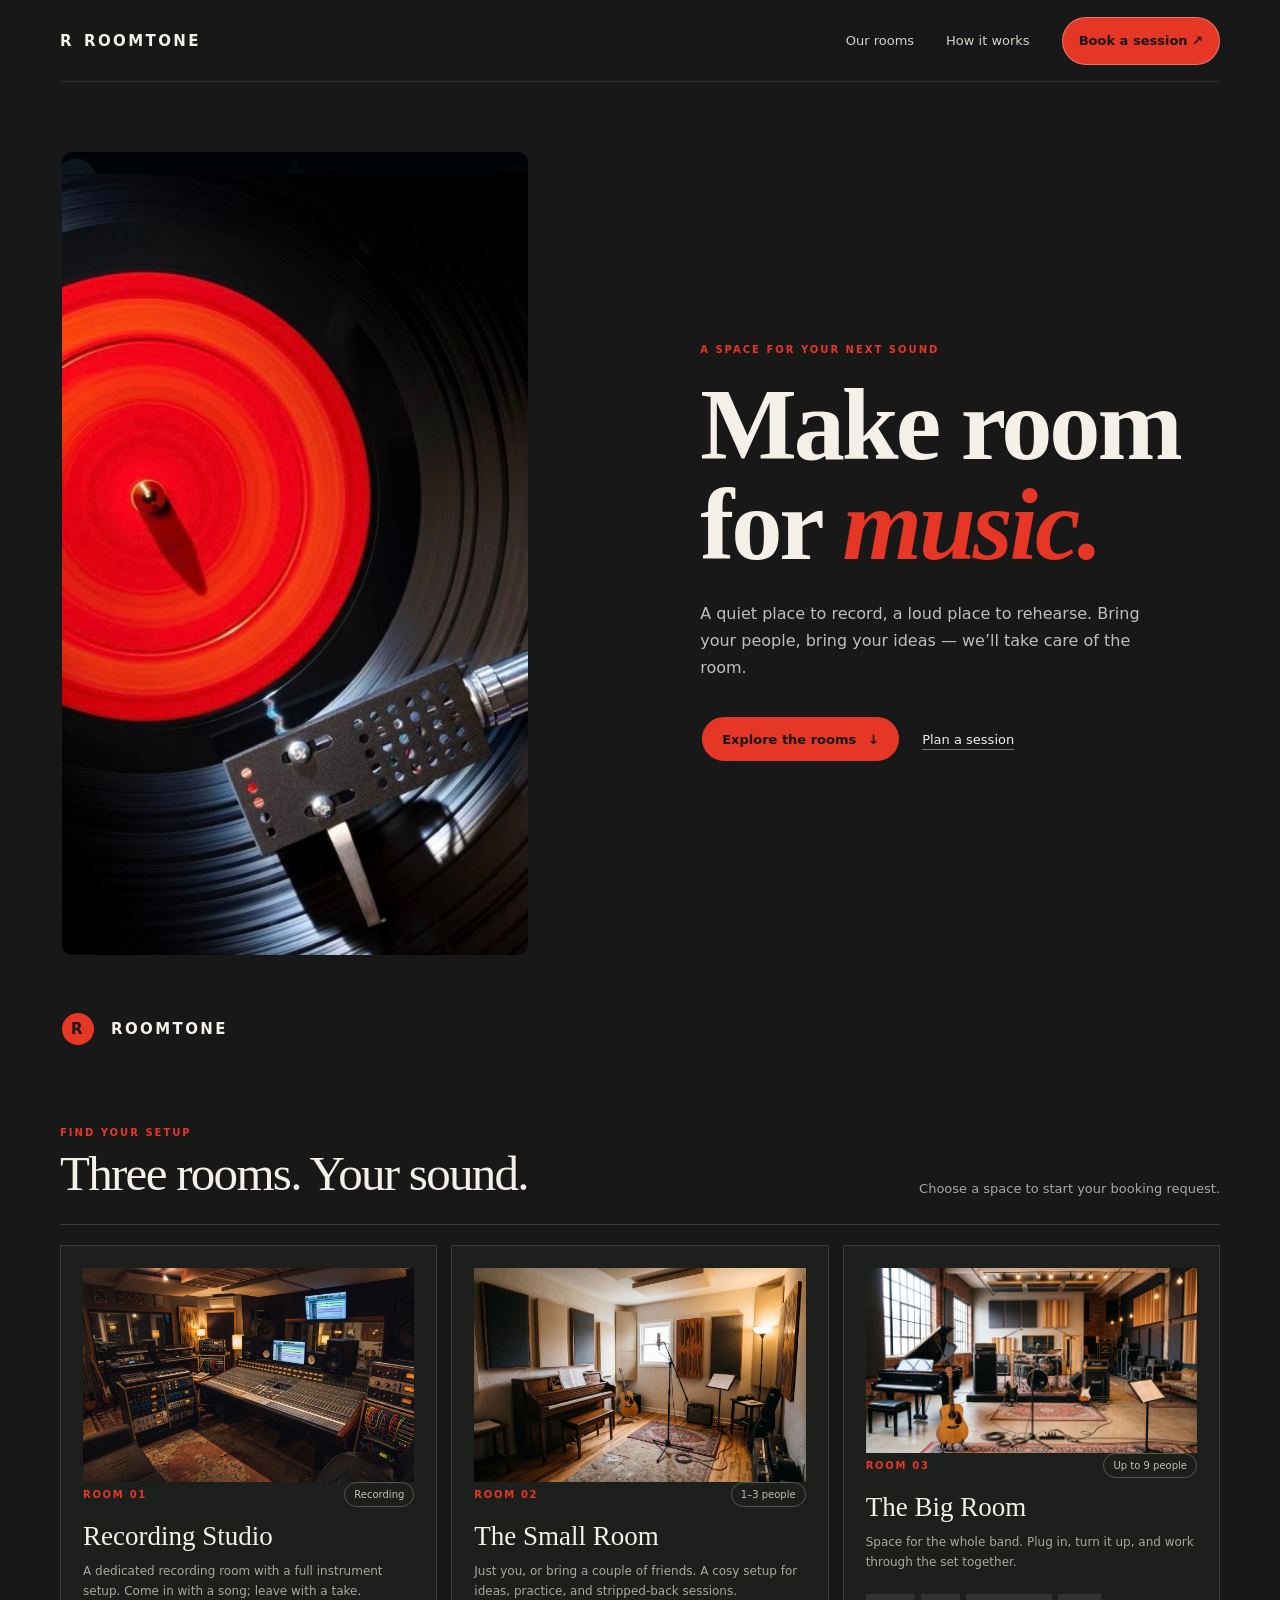
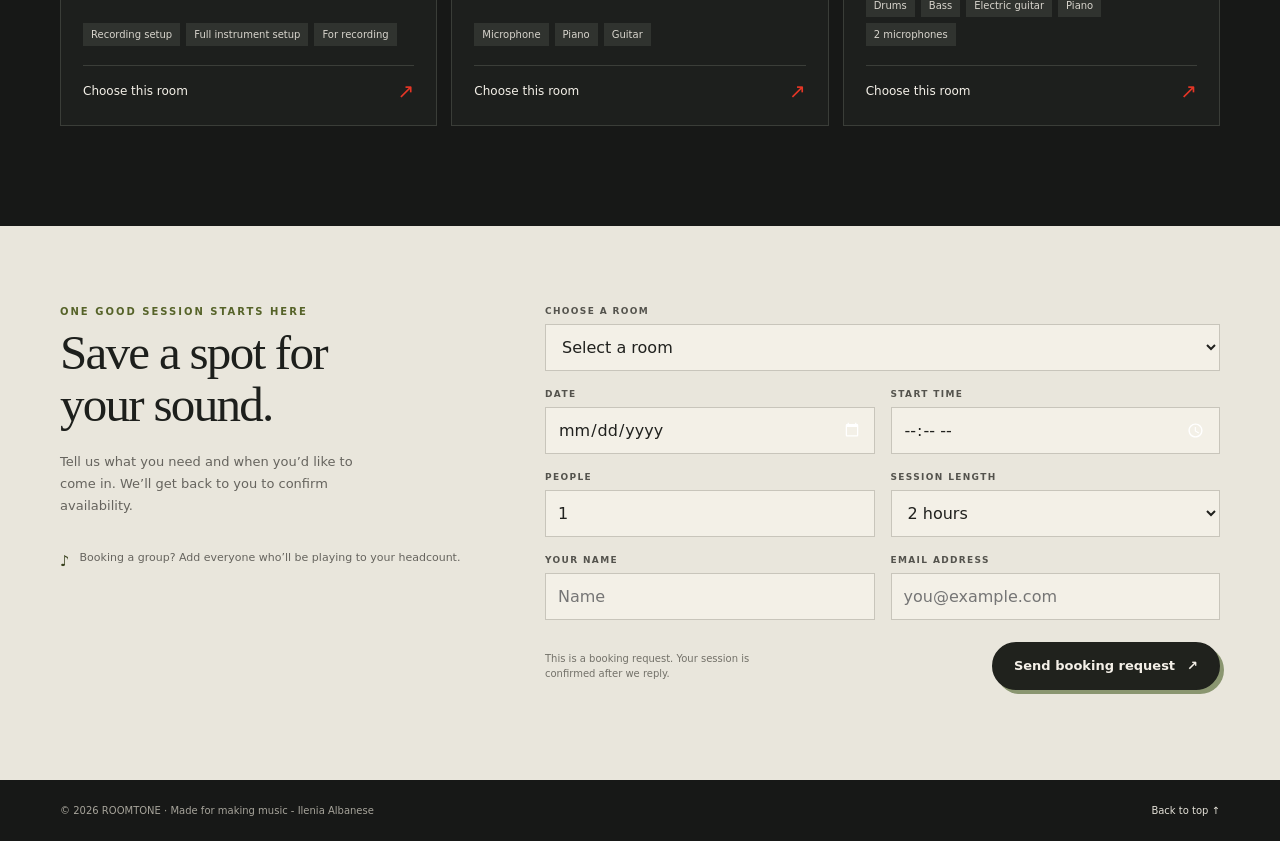
<file: index.html>
<!DOCTYPE html>
<html lang="en">
<head>
  <meta charset="utf-8">
  <meta name="viewport" content="width=device-width, initial-scale=1">
  <meta name="theme-color" content="#171817">
  <meta name="description" content="Find your sound. Book a recording or rehearsal room at Roomtone.">
  <title>Roomtone — Find your sound</title>
  <link rel="stylesheet" href="style.css">
</head>
<body>
  <header class="shell topbar">
    <a class="brand" href="#top" aria-label="Roomtone home"><span class="brand-mark">R</span> ROOMTONE</a>
    <nav class="nav" aria-label="Main navigation">
      <nav class="nav">
  <a href="#rooms">Our rooms</a>
  <a href="how-it-works.html">How it works</a>
  <a href="#booking" class="nav-cta button">Book a session ↗</a>
    </nav>
  </header>

  <main id="top">
    <section class="shell hero" aria-labelledby="hero-title">
        <img src="src/vinyl.jpg" alt="Music frequencies" class="hero-main-img">
      <div>
        <div class="eyebrow">A space for your next sound</div>
        <h1 id="hero-title">Make room<br>for <em>music.</em></h1>
        <p class="hero-copy">A quiet place to record, a loud place to rehearse. Bring your people, bring your ideas — we’ll take care of the room.</p>
        <div class="hero-actions">
          <a class="button" href="#rooms">Explore the rooms <span aria-hidden="true">↓</span></a>
          <a class="text-link" href="#booking">Plan a session</a>
        </div>
      </div>
     <a href="/" class="brand"> <span class="logo-icon">R</span> ROOMTONE </a>
      </div>
    </section>

    <section id="rooms" class="shell" aria-labelledby="rooms-heading">
      <div class="intro-line">
        <div><div class="eyebrow">Find your setup</div><h2 id="rooms-heading">Three rooms. Your sound.</h2></div>
        <p>Choose a space to start your booking request.</p>
      </div>
      <div class="rooms">
        <article class="room-card" data-room-card="studio">
            <img src="src/recording_studioo.jpg" alt="The Recording Room" class="room-photo">
          <div class="room-topline"><span class="room-index">ROOM 01</span><span class="capacity">Recording</span></div>
          <h3>Recording Studio</h3>
          <p>A dedicated recording room with a full instrument setup. Come in with a song; leave with a take.</p>
          <ul class="gear-list"><li>Recording setup</li><li>Full instrument setup</li><li>For recording</li></ul>
          <button class="choose-room" type="button" data-select-room="studio"><span>Choose this room</span><span aria-hidden="true">↗</span></button>
        </article>
        <article class="room-card" data-room-card="small">
          <img src="src/small_room.jpg" alt="The Small Room" class="room-photo">
          <div class="room-topline"><span class="room-index">ROOM 02</span><span class="capacity">1–3 people</span></div>
          <h3>The Small Room</h3>
          <p>Just you, or bring a couple of friends. A cosy setup for ideas, practice, and stripped-back sessions.</p>
          <ul class="gear-list"><li>Microphone</li><li>Piano</li><li>Guitar</li></ul>
          <button class="choose-room" type="button" data-select-room="small"><span>Choose this room</span><span aria-hidden="true">↗</span></button>
        </article>
        <article class="room-card" data-room-card="large">
          <img src="src/big_room.jpg" alt="The Big Room" class="room-photo">
          <div class="room-topline"><span class="room-index">ROOM 03</span><span class="capacity">Up to 9 people</span></div>
          <h3>The Big Room</h3>
          <p>Space for the whole band. Plug in, turn it up, and work through the set together.</p>
          <ul class="gear-list"><li>Drums</li><li>Bass</li><li>Electric guitar</li><li>Piano</li><li>2 microphones</li></ul>
          <button class="choose-room" type="button" data-select-room="large"><span>Choose this room</span><span aria-hidden="true">↗</span></button>
        </article>
      </div>
    </section>

    <section id="booking" class="booking-section" aria-labelledby="booking-heading">
      <div class="shell booking-wrap">
        <div class="booking-intro">
          <div class="eyebrow">One good session starts here</div>
          <h2 id="booking-heading">Save a spot for your sound.</h2>
          <p>Tell us what you need and when you’d like to come in. We’ll get back to you to confirm availability.</p>
          <div class="booking-note"><b aria-hidden="true">♪</b><span>Booking a group? Add everyone who’ll be playing to your headcount.</span></div>
        </div>
        <form class="booking-form" id="booking-form">
          <div class="field full">
            <label for="room">Choose a room</label>
            <select id="room" name="room" required>
              <option value="" disabled selected>Select a room</option>
              <option value="studio">Recording Studio</option>
              <option value="small">The Small Room</option>
              <option value="large">The Big Room</option>
            </select>
          </div>
          <div class="field">
            <label for="date">Date</label>
            <input id="date" name="date" type="date" required>
          </div>
          <div class="field">
            <label for="time">Start time</label>
            <input id="time" name="time" type="time" required>
          </div>
          <div class="field">
            <label for="people">People</label>
            <input id="people" name="people" type="number" min="1" value="1" required>
          </div>
          <div class="field">
            <label for="duration">Session length</label>
            <select id="duration" name="duration" required>
              <option value="1">1 hour</option><option value="2" selected>2 hours</option><option value="3">3 hours</option><option value="4">4 hours</option>
            </select>
          </div>
          <div class="field">
            <label for="name">Your name</label>
            <input id="name" name="name" type="text" placeholder="Name" autocomplete="name" required>
          </div>
          <div class="field">
            <label for="email">Email address</label>
            <input id="email" name="email" type="email" placeholder="you@example.com" autocomplete="email" required>
          </div>
          <div class="form-foot">
            <small>This is a booking request. Your session is confirmed after we reply.</small>
            <button class="button" type="submit">Send booking request <span aria-hidden="true">↗</span></button>
          </div>
          <div class="confirmation" id="confirmation" role="status" aria-live="polite"></div>
        </form>
      </div>
    </section>
  </main>
  <footer>
    <div class="shell footer-inner"><span>© 2026 ROOMTONE · Made for making music - Ilenia Albanese </span><a href="#top">Back to top ↑</a></div>
  </footer>
  <script>
    const roomSelect = document.querySelector('#room');
    const peopleInput = document.querySelector('#people');
    const dateInput = document.querySelector('#date');
    const confirmation = document.querySelector('#confirmation');
    const roomNames = { studio: 'Recording Studio', small: 'The Small Room', large: 'The Big Room' };

    dateInput.min = new Date(Date.now() - new Date().getTimezoneOffset() * 60000).toISOString().slice(0, 10);

    function updateRoom(room) {
      roomSelect.value = room;
      document.querySelectorAll('[data-room-card]').forEach(card => {
        const selected = card.dataset.roomCard === room;
        card.classList.toggle('is-selected', selected);
        if (selected) card.setAttribute('aria-current', 'true');
        else card.removeAttribute('aria-current');
      });
      if (room === 'small') {
        peopleInput.max = '3';
        if (+peopleInput.value > 3) peopleInput.value = '3';
      } else if (room === 'large') {
        peopleInput.max = '9';
        if (+peopleInput.value > 9) peopleInput.value = '9';
      } else {
        peopleInput.removeAttribute('max');
        peopleInput.setCustomValidity('');
      }
      confirmation.classList.remove('show');
    }

    document.querySelectorAll('[data-select-room]').forEach(button => {
      button.addEventListener('click', () => {
        updateRoom(button.dataset.selectRoom);
        document.querySelector('#booking').scrollIntoView({ behavior: 'smooth' });
      });
    });
    roomSelect.addEventListener('change', () => updateRoom(roomSelect.value));

    document.querySelector('#booking-form').addEventListener('submit', event => {
      event.preventDefault();
      if (!roomSelect.value) {
        roomSelect.focus();
        return;
      }
      if (!event.currentTarget.reportValidity()) return;
      const data = new FormData(event.currentTarget);
      const date = new Date(`${data.get('date')}T00:00:00`).toLocaleDateString(undefined, { weekday: 'long', month: 'long', day: 'numeric' });
      confirmation.textContent = `Thanks, ${data.get('name')}! Your request for ${roomNames[data.get('room')]} on ${date} at ${data.get('time')} for ${data.get('people')} ${data.get('people') === '1' ? 'person' : 'people'} (${data.get('duration')} ${data.get('duration') === '1' ? 'hour' : 'hours'}) is ready. This demo doesn’t send it yet — connect a booking service to receive and confirm requests.`;
      confirmation.classList.add('show');
      confirmation.scrollIntoView({ behavior: 'smooth', block: 'nearest' });
    });
  </script>
</body>
</html>
</file>
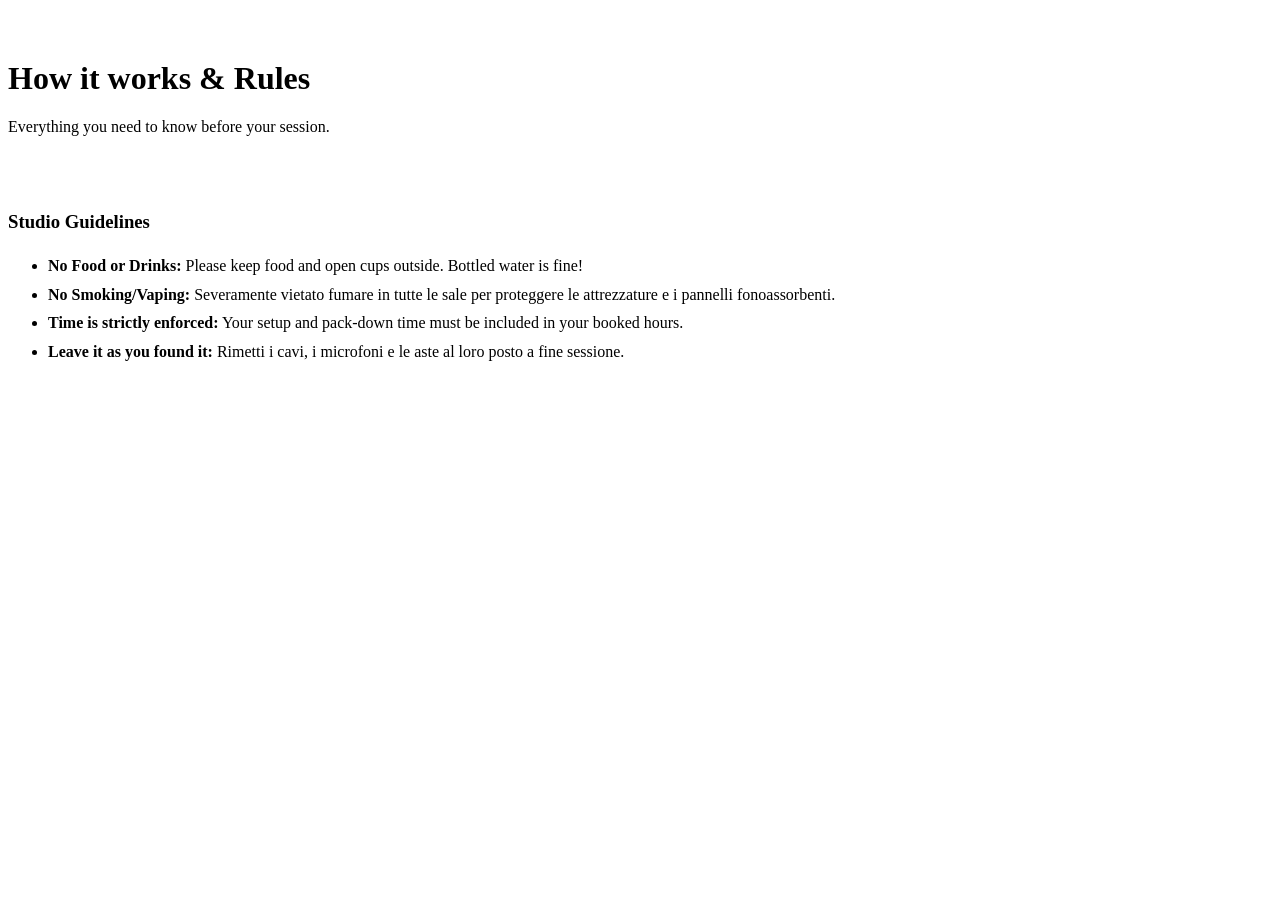
<file: how-it-works.html>
<!DOCTYPE html>
<html lang="en">  
    <head>
    <meta name="theme-color" content="#171817">
    
    <main id="how-it-works" class="shell">
    <div class="intro-line" style="margin-top: 60px;">
        <h1>How it works & Rules <style> </style></h1>
        <p>Everything you need to know before your session.</p>
    </div>
    
    <div class="rules-section" style="padding: 40px 0; color: var(--muted);">
        <h3 style="color: var(--ink); font-family: var(--serif);">Studio Guidelines</h3>
        <ul style="line-height: 1.8;">
        <li><strong>No Food or Drinks:</strong> Please keep food and open cups outside. Bottled water is fine!</li>
        <li><strong>No Smoking/Vaping:</strong> Severamente vietato fumare in tutte le sale per proteggere le attrezzature e i pannelli fonoassorbenti.</li>
        <li><strong>Time is strictly enforced:</strong> Your setup and pack-down time must be included in your booked hours.</li>
        <li><strong>Leave it as you found it:</strong> Rimetti i cavi, i microfoni e le aste al loro posto a fine sessione.</li>
        </ul>
    </div>
    </head>
    </main>
</html>
</file>
<file: style.css>
:root {
  color-scheme: dark;
  --ink: #f4f0e8;
  --muted: #aaa79f;
  --night: #171817;
  --panel: #202220;
  --line: #3a3d38;
  --lime: #e63626;
  --orange: #ff835c;
  --serif: Georgia, "Times New Roman", serif;
  font-family: Inter, ui-sans-serif, system-ui, -apple-system, BlinkMacSystemFont, "Segoe UI", sans-serif;
}

* { 
  box-sizing: border-box; 
}

html { 
  scroll-behavior: smooth; 
}

body { 
  margin: 0; 
  background: var(--night); 
  color: var(--ink); 
}

a { 
  color: inherit; 
}

button, input, select { 
  font: inherit; 
}

.shell { 
  width: min(1160px, calc(100% - 48px)); 
  margin-inline: auto; 
}

/* ---------- Header e Navigazione ---------- */
.topbar { 
  height: 82px; 
  display: flex; 
  align-items: center; 
  justify-content: space-between; 
  border-bottom: 1px solid #ffffff16; 
  position: relative; 
  z-index: 2; 
}

.brand { 
  display: inline-flex; 
  gap: 10px; 
  align-items: center; 
  text-decoration: none; 
  font-size: 15px; 
  font-weight: 800; 
  letter-spacing: .16em; 
}

/* Logo con cerchio */
.logo-icon { 
  display: inline-flex; 
  align-items: center; 
  justify-content: center; 
  width: 36px; 
  height: 36px; 
  background-color: var(--lime); 
  color: var(--night); 
  border: 2px solid var(--night); 
  border-radius: 50%; 
  font-weight: 800; 
  margin-right: 5px; 
}

.nav { 
  display: flex; 
  align-items: center; 
  gap: 32px; 
  color: #d6d3ca; 
  font-size: 13px; 
}

.nav a { 
  text-decoration: none; 
}

.nav a:hover { 
  color: var(--lime); 
}

.nav .nav-cta { 
  padding: 11px 16px; 
  border: 1px solid #ffffff50; 
  border-radius: 999px; 
}

/* ---------- Sezione Hero ---------- */
.hero { 
  min-height: 590px; 
  display: grid; 
  grid-template-columns: 1.06fr .94fr; 
  gap: 54px; 
  align-items: center; 
  padding-block: 68px 80px; 
}

.eyebrow { 
  color: var(--lime); 
  text-transform: uppercase; 
  letter-spacing: .2em; 
  font-size: 10px; 
  font-weight: 800; 
}

/* Titolo */
h1 { 
  font-family: var(--serif); 
  font-weight: 800; 
  letter-spacing: -.03em; 
  font-size: clamp(4rem, 8vw, 7rem); 
  line-height: .98; 
  margin: 20px 0 24px; 
  max-width: 640px; 
}

h1 em { 
  color: var(--lime); 
  font-weight: 800; 
}

.hero-copy { 
  max-width: 470px; 
  color: #c1bfb7; 
  font-size: 16px; 
  line-height: 1.7; 
  margin: 0; 
}

.hero-actions { 
  display: flex; 
  align-items: center; 
  gap: 21px; 
  margin-top: 34px; 
}

/* Bottoni stile Neubrutalism aggiornati */
.button { 
  display: inline-flex; 
  justify-content: center; 
  align-items: center; 
  gap: 12px; 
  min-height: 48px; 
  padding: 0 20px; 
  border-radius: 999px; 
  background: var(--lime); 
  color: var(--night); 
  text-decoration: none; 
  font-size: 13px; 
  font-weight: 800; 
  cursor: pointer; 
  border: 2px solid var(--night); 
  box-shadow: 4px 4px 0px var(--night); 
  transition: all 0.2s ease; 
}

.button:hover { 
  background: #e3ff84; 
}

.button:active { 
  transform: translate(4px, 4px); 
  box-shadow: 0px 0px 0px var(--night); 
}

.text-link { 
  font-size: 13px; 
  color: var(--ink); 
  text-decoration-color: #777; 
  text-underline-offset: 5px; 
}

/*  immagine principale  */
.hero-main-img { 
  width: 100%; 
  max-width: 470px; 
  border-radius: 12px; 
  border: 2px solid var(--night); 
  box-shadow: 8px 8px 0px var(--night); 
  object-fit: cover; 
}

/* ---------- Le Stanze ---------- */
.intro-line { 
  display: flex; 
  justify-content: space-between; 
  align-items: end; 
  gap: 20px; 
  padding: 0 0 24px; 
  border-bottom: 1px solid var(--line); 
}

.intro-line h2, .booking-intro h2 { 
  font: 400 clamp(34px, 4vw, 49px)/1.06 var(--serif); 
  letter-spacing: -.035em; 
  margin: 10px 0 0; 
}

.intro-line p { 
  color: var(--muted); 
  font-size: 13px; 
  margin: 0 0 4px; 
}

.rooms { 
  display: grid; 
  grid-template-columns: repeat(3, 1fr); 
  gap: 14px; 
  padding: 20px 0 100px; 
}

.room-photo { 
  width: 100%; 
  height: 90%; 
  object-fit: cover;
}

.room-card { 
  display: flex; 
  flex-direction: column; 
  min-height: 356px; 
  padding: 22px; 
  border: 1px solid var(--line); 
  background: #1d1f1d; 
  transition: border-color .2s, background .2s, transform .2s; 
}

.room-card:hover { 
  border-color: #8a9670; 
  transform: translateY(-3px); 
}

.room-card.is-selected { 
  border-color: var(--lime); 
  background: #25291f; 
  box-shadow: inset 0 0 0 1px var(--lime); 
}

.room-visual { 
  height: 106px; 
  margin: -22px -22px 21px; 
  position: relative; 
  overflow: hidden; 
  background: #363b30; 
}

.room-topline { 
  display: flex; 
  justify-content: space-between; 
  gap: 10px; 
  align-items: center; 
}

.room-index { 
  color: var(--lime); 
  font-size: 10px; 
  letter-spacing: .17em; 
  font-weight: 800; 
}

.capacity { 
  color: #c2beb5; 
  font-size: 10px; 
  border: 1px solid #55584f; 
  border-radius: 999px; 
  padding: 6px 9px; 
  white-space: nowrap; 
}

.room-card h3 { 
  font: 400 27px/1.1 var(--serif); 
  margin: 15px 0 10px; 
}

.room-card p { 
  min-height: 44px; 
  color: var(--muted); 
  font-size: 12px; 
  line-height: 1.65; 
  margin: 0 0 17px; 
}

.gear-list { 
  list-style: none; 
  display: flex; 
  flex-wrap: wrap; 
  gap: 6px; 
  margin: auto 0 19px; 
  padding: 0; 
}

.gear-list li { 
  font-size: 10px; 
  color: #d8d5cd; 
  padding: 6px 8px; 
  background: #30332f; 
}

.choose-room { 
  display: flex; 
  align-items: center; 
  justify-content: space-between; 
  width: 100%; 
  padding: 13px 0 0; 
  border: 0; 
  border-top: 1px solid #3b3e39; 
  background: transparent; 
  color: var(--ink); 
  text-align: left; 
  font-size: 12px; 
  cursor: pointer; 
}

.choose-room span:last-child { 
  color: var(--lime); 
  font-size: 20px; 
  transition: transform .2s; 
}

.choose-room:hover span:last-child { 
  transform: translateX(4px); 
}

/* ---------- Form di Prenotazione ---------- */
.booking-section { 
  padding: 80px 0 90px; 
  background: #e9e6dc; 
  color: #1d1f1c; 
}

.booking-wrap { 
  display: grid; 
  grid-template-columns: .75fr 1.25fr; 
  gap: 80px; 
}

.booking-intro .eyebrow { 
  color: #566329; 
}

.booking-intro h2 { 
  max-width: 350px; 
}

.booking-intro p { 
  color: #66645e; 
  max-width: 310px; 
  line-height: 1.7; 
  font-size: 13px; 
  margin-top: 20px; 
}

.booking-note { 
  display: flex; 
  gap: 10px; 
  align-items: flex-start; 
  margin-top: 33px; 
  color: #66645e; 
  font-size: 11px; 
  line-height: 1.5; 
}

.booking-note b { 
  color: #39421e; 
  font-size: 15px; 
}

.booking-form { 
  display: grid; 
  grid-template-columns: 1fr 1fr; 
  gap: 18px 16px; 
}

.field { 
  display: flex; 
  flex-direction: column; 
  gap: 8px; 
}

.field.full { 
  grid-column: 1 / -1; 
}

.field label { 
  color: #54534d; 
  text-transform: uppercase; 
  font-size: 9px; 
  font-weight: 800; 
  letter-spacing: .15em; 
}

.field input, .field select { 
  width: 100%; 
  height: 47px; 
  border: 1px solid #c8c5bb; 
  border-radius: 0; 
  padding: 0 12px; 
  background: #f3f0e7; 
  color: #20211e; 
  outline: none; 
}

.field input:focus, .field select:focus { 
  border-color: #626d36; 
  box-shadow: 0 0 0 2px #7585462a; 
}

.field select:disabled { 
  color: #89877f; 
}

.form-foot { 
  grid-column: 1 / -1; 
  display: flex; 
  align-items: center; 
  justify-content: space-between; 
  gap: 20px; 
  margin-top: 4px; 
}

.form-foot small { 
  max-width: 230px; 
  color: #737169; 
  line-height: 1.5; 
  font-size: 10px; 
}

/* Modifica pulsante form (mantiene lo stile scuro) */
.form-foot .button { 
  background: #20221d; 
  color: var(--ink); 
  border-color: #20221d;
  box-shadow: 4px 4px 0px #8a9670;
}

.form-foot .button:hover { 
  background: #353a2b; 
}

.form-foot .button:active {
  box-shadow: 0px 0px 0px #8a9670;
}

.confirmation { 
  grid-column: 1 / -1; 
  display: none; 
  padding: 16px 18px; 
  background: #dce5be; 
  border-left: 3px solid #667636; 
  color: #29321a; 
  font-size: 13px; 
  line-height: 1.5; 
}

.confirmation.show { 
  display: block; 
}

/* ---------- Footer ---------- */
footer { 
  background: var(--night); 
  color: #a7a49b; 
  padding: 25px 0; 
  font-size: 10px; 
  position: relative; 
  z-index: 1;
}

.footer-inner { 
  display: flex; 
  justify-content: space-between; 
  gap: 20px; 
}

.footer-inner a { 
  color: #e3e0d7; 
  text-decoration: none; 
}

:focus-visible { 
  outline: 2px solid var(--orange); 
  outline-offset: 4px; 
}

/* ---------- Strumenti fluttuanti (Animazioni) ---------- */
.floaters { 
  position: fixed; 
  inset: 0; 
  z-index: 0; 
  pointer-events: none; 
  overflow: hidden; 
}

.floater { 
  position: absolute; 
  color: var(--lime); 
  opacity: .2; 
  will-change: transform; 
}

.floater svg { 
  display: block; 
  width: 100%; 
  height: auto; 
  fill: none; 
  stroke: currentColor; 
  stroke-width: 1.4; 
  stroke-linecap: round; 
  stroke-linejoin: round; 
}

.floater.drum   { width: 260px; left: -70px;  top: 16%; }
.floater.guitar { width: 120px; right: 3%;    top: 30%; opacity: .24; }
.floater.piano  { width: 320px; left: 6%;     top: 66%; }
.floater.cymbal { width: 150px; right: -40px; top: 74%; opacity: .16; color: var(--orange); }

main {
  position: relative; 
  z-index: 1;
}

.guitar .strings line { 
  transform-origin: center; 
  animation: buzz 2.4s ease-in-out infinite; 
}
.guitar .strings line:nth-child(2) { animation-delay: .3s; }
.guitar .strings line:nth-child(3) { animation-delay: .7s; }

@keyframes buzz { 
  0%, 100% { transform: translateX(0); } 
  50% { transform: translateX(.9px); } 
}

/* ---------- Media Queries (Tablet e Mobile) ---------- */
@media (max-width: 800px) {
  .hero { 
    grid-template-columns: 1fr 1fr; 
    gap: 28px; 
    min-height: 500px; 
  }
  .rooms { 
    gap: 10px; 
  }
  .room-card { 
    padding: 16px; 
  }
  .room-visual { 
    margin: -16px -16px 18px; 
  }
  .room-card h3 { 
    font-size: 23px; 
  }
  .booking-wrap { 
    gap: 40px; 
  }
}

@media (max-width: 620px) {
  .shell { 
    width: min(100% - 36px, 500px); 
  }
  .topbar { 
    height: 68px; 
  }
  .nav { 
    gap: 15px; 
    font-size: 11px; 
  }
  .nav a:first-child { 
    display: none; 
  }
  .nav .nav-cta { 
    padding: 9px 12px; 
  }
  .hero { 
    display: flex; 
    flex-direction: column; 
    align-items: stretch; 
    gap: 35px; 
    padding-block: 62px 65px; 
  }
  h1 { 
    font-size: clamp(55px, 16vw, 76px); 
  }
  .intro-line { 
    align-items: flex-start; 
    flex-direction: column; 
    gap: 10px; 
  }
  .rooms { 
    grid-template-columns: 1fr; 
    padding-bottom: 70px; 
  }
  .room-card { 
    min-height: 342px; 
    padding: 20px; 
  }
  .room-visual { 
    margin: -20px -20px 20px; 
  }
  .room-card h3 { 
    font-size: 27px; 
  }
  .booking-section { 
    padding: 63px 0; 
  }
  .booking-wrap { 
    grid-template-columns: 1fr; 
    gap: 30px; 
  }
  .booking-intro p { 
    margin-bottom: 0; 
  }
  .booking-note { 
    margin-top: 19px; 
  }
  .booking-form { 
    gap: 15px 10px; 
  }
  .field label { 
    font-size: 8px; 
  }
  .field input, .field select { 
    padding-inline: 9px; 
    font-size: 12px; 
  }
  .form-foot { 
    align-items: flex-start; 
    flex-direction: column; 
  }
  .footer-inner { 
    flex-direction: column; 
  }
  
  /* Aggiustamenti animazioni per mobile */
  .floater.drum { width: 170px; } 
  .floater.guitar { width: 80px; right: -8px; }
  .floater.piano { width: 220px; } 
  .floater.cymbal { display: none; }
}

@media (prefers-reduced-motion: reduce) { 
  .guitar .strings line { animation: none; } 
}
</file>
